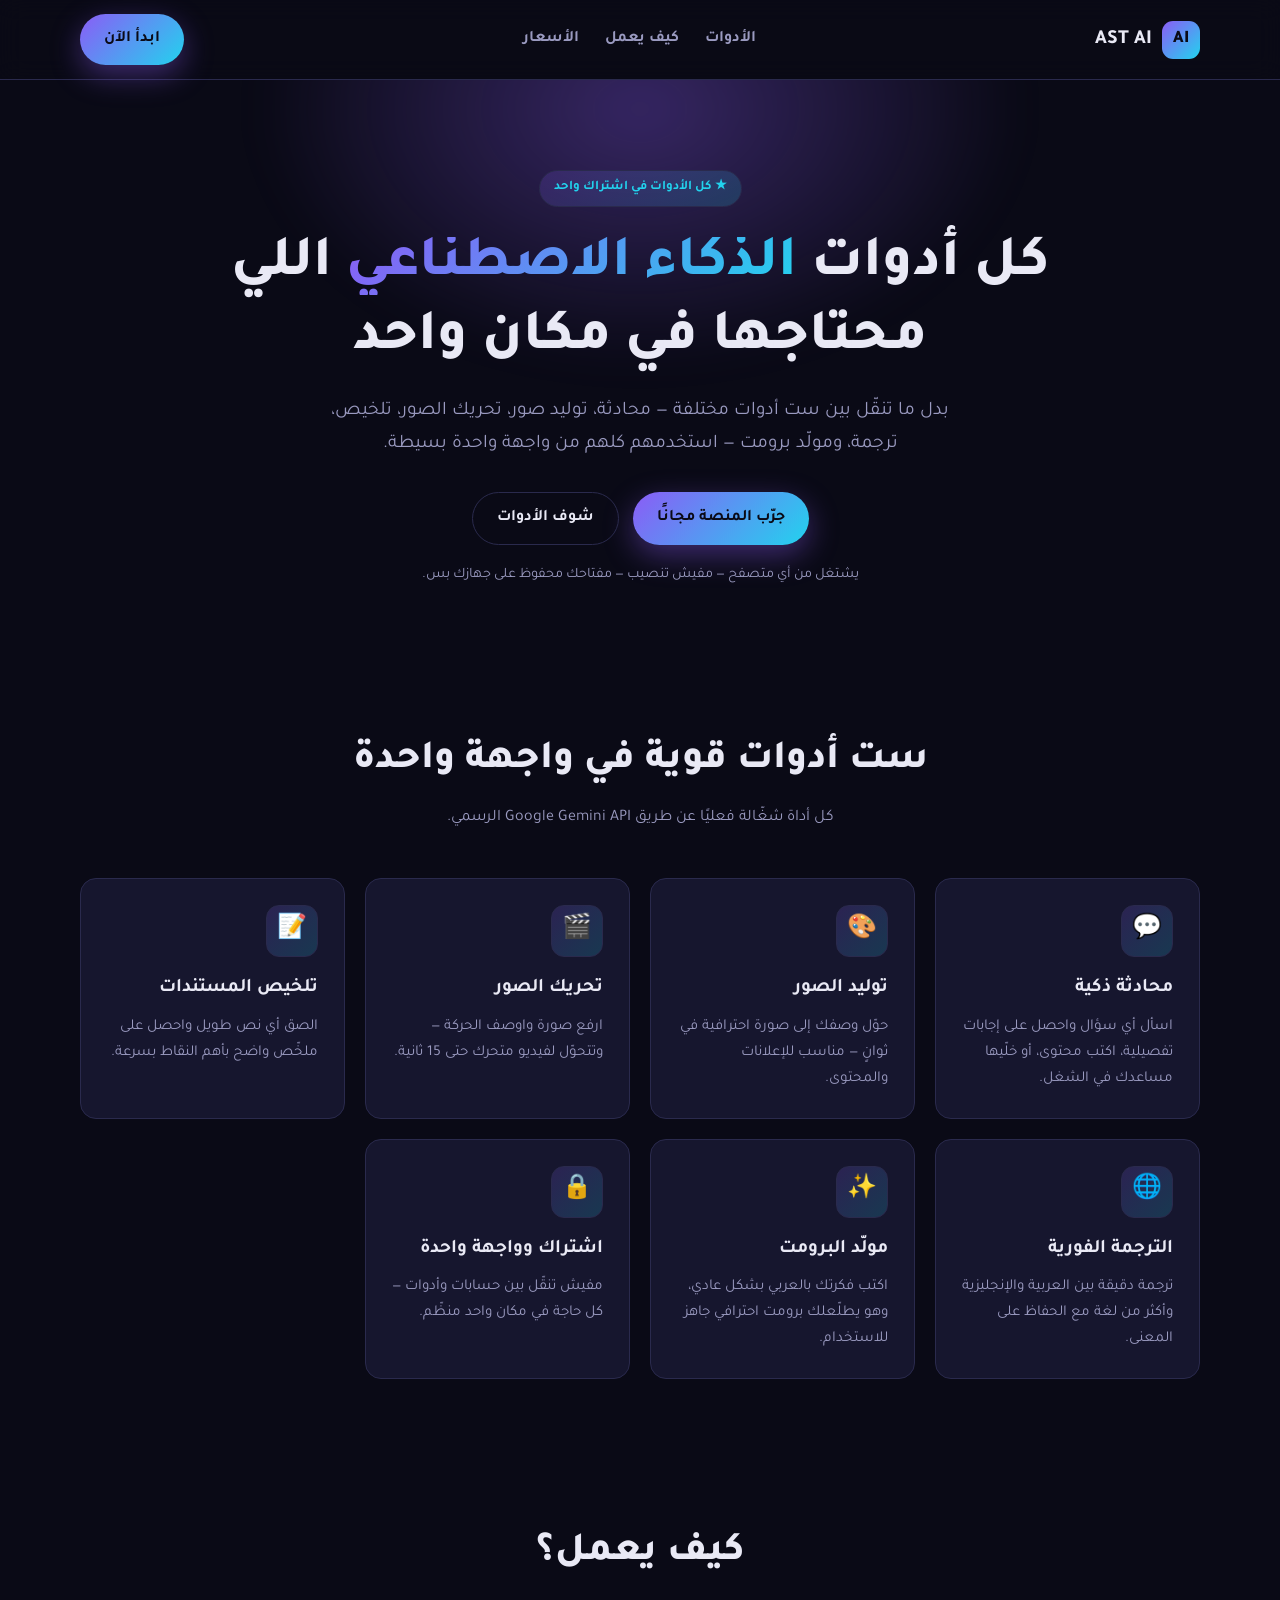
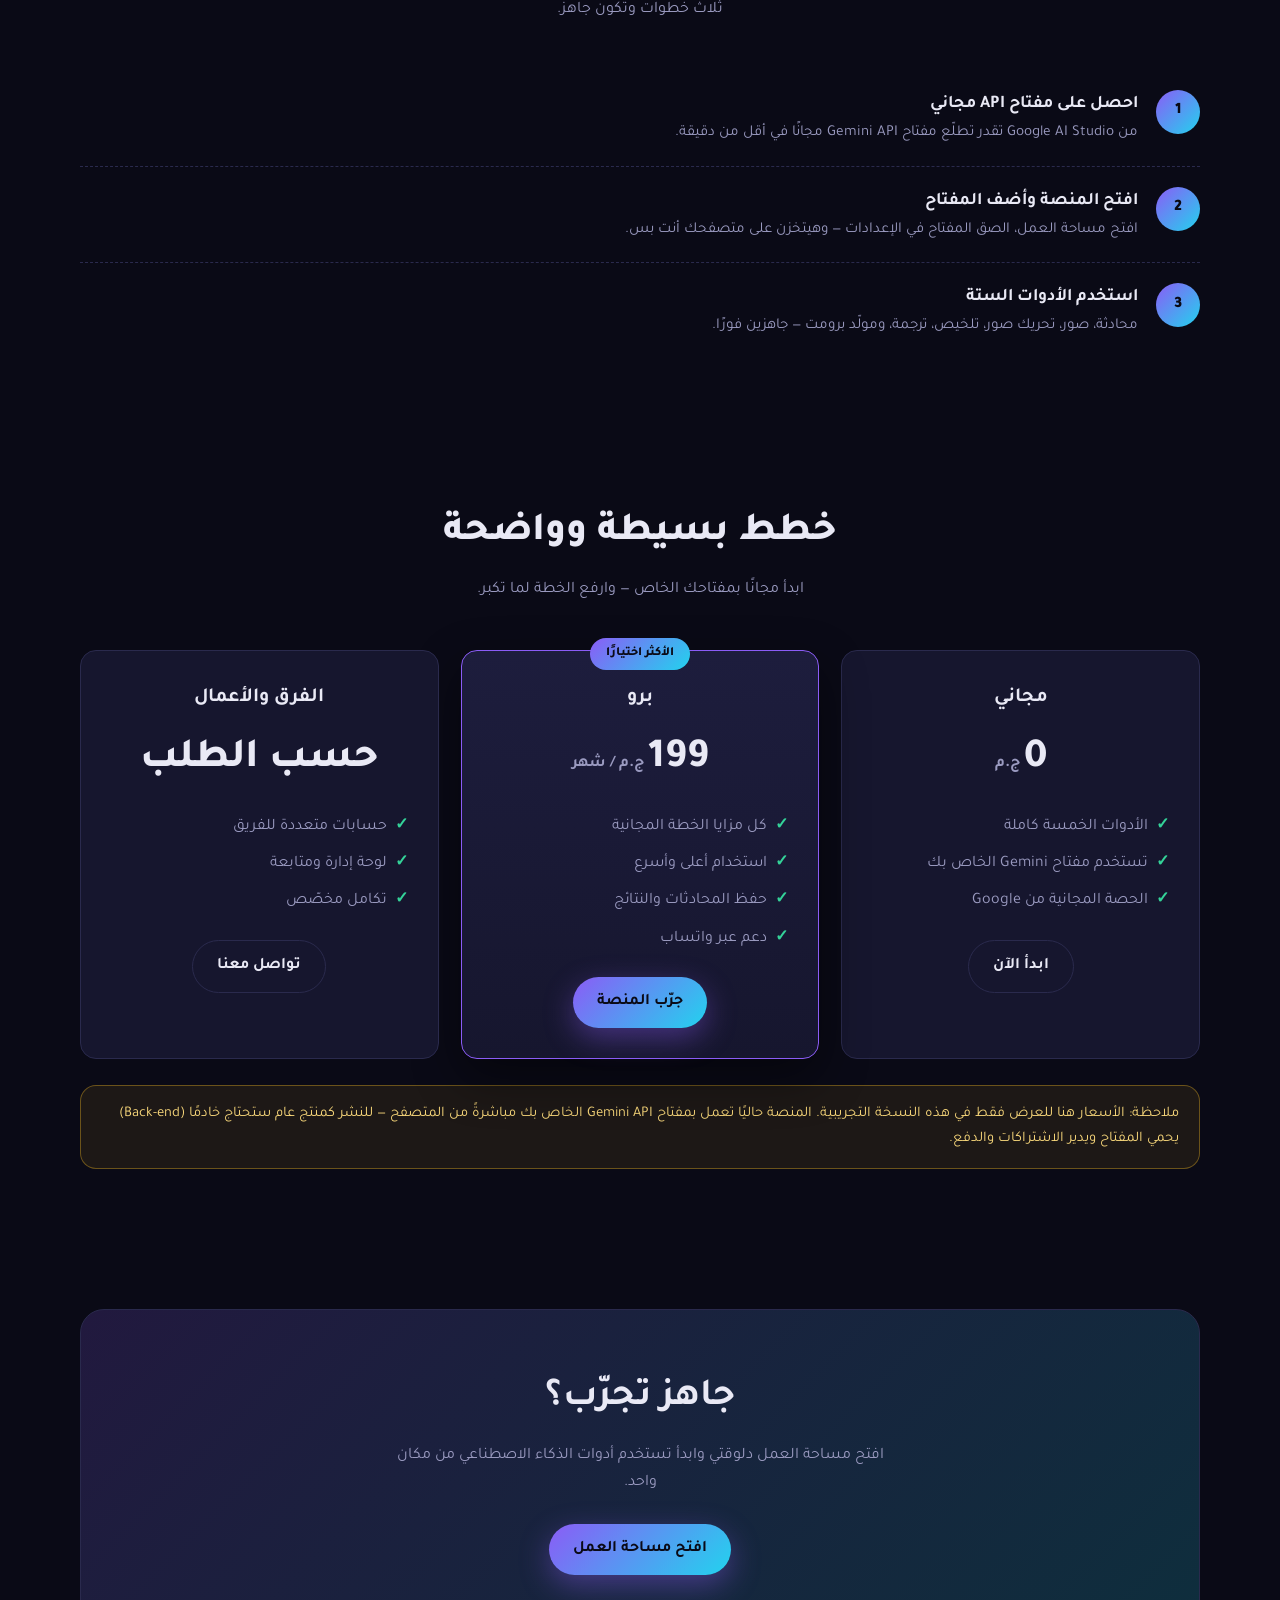
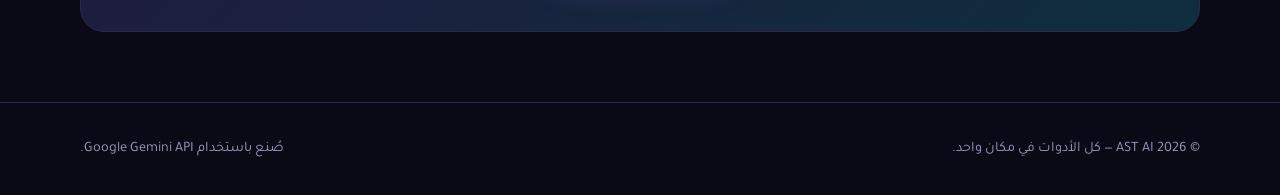
<file: index.html>
<!DOCTYPE html>
<html lang="ar" dir="rtl">
<head>
  <meta charset="UTF-8" />
  <meta name="viewport" content="width=device-width, initial-scale=1.0" />
  <title>AST AI — كل أدوات الذكاء الاصطناعي في مكان واحد</title>
  <meta name="description" content="منصة AST AI تجمع المحادثة وتوليد الصور والتلخيص والترجمة ومولّد البرومت في واجهة واحدة واشتراك واحد." />
  <link rel="preconnect" href="https://fonts.googleapis.com" />
  <link rel="preconnect" href="https://fonts.gstatic.com" crossorigin />
  <link href="https://fonts.googleapis.com/css2?family=Tajawal:wght@400;500;700;800&display=swap" rel="stylesheet" />
  <link rel="stylesheet" href="assets/css/style.css" />
</head>
<body>

  <nav class="site-nav">
    <div class="container">
      <a class="brand" href="index.html">
        <span class="logo">AI</span>
        <span>AST AI</span>
      </a>
      <ul class="nav-links">
        <li><a href="#features">الأدوات</a></li>
        <li><a href="#how">كيف يعمل</a></li>
        <li><a href="#pricing">الأسعار</a></li>
      </ul>
      <a class="btn btn-primary" href="app.html">ابدأ الآن</a>
    </div>
  </nav>

  <header class="hero">
    <div class="container">
      <span class="tag">★ كل الأدوات في اشتراك واحد</span>
      <h1>كل أدوات <span class="gradient-text">الذكاء الاصطناعي</span> اللي محتاجها في مكان واحد</h1>
      <p class="lead">
        بدل ما تنقّل بين ست أدوات مختلفة — محادثة، توليد صور، تحريك الصور،
        تلخيص، ترجمة، ومولّد برومت — استخدمهم كلهم من واجهة واحدة بسيطة.
      </p>
      <div class="hero-actions">
        <a class="btn btn-primary" href="app.html">جرّب المنصة مجانًا</a>
        <a class="btn btn-ghost" href="#features">شوف الأدوات</a>
      </div>
      <p class="hero-note">يشتغل من أي متصفح — مفيش تنصيب — مفتاحك محفوظ على جهازك بس.</p>
    </div>
  </header>

  <section class="section" id="features">
    <div class="container">
      <div class="section-head">
        <h2>ست أدوات قوية في واجهة واحدة</h2>
        <p>كل أداة شغّالة فعليًا عن طريق Google Gemini API الرسمي.</p>
      </div>
      <div class="grid">
        <article class="card">
          <div class="icon">💬</div>
          <h3>محادثة ذكية</h3>
          <p>اسأل أي سؤال واحصل على إجابات تفصيلية، اكتب محتوى، أو خلّيها مساعدك في الشغل.</p>
        </article>
        <article class="card">
          <div class="icon">🎨</div>
          <h3>توليد الصور</h3>
          <p>حوّل وصفك إلى صورة احترافية في ثوانٍ — مناسب للإعلانات والمحتوى.</p>
        </article>
        <article class="card">
          <div class="icon">🎬</div>
          <h3>تحريك الصور</h3>
          <p>ارفع صورة واوصف الحركة — وتتحوّل لفيديو متحرك حتى 15 ثانية.</p>
        </article>
        <article class="card">
          <div class="icon">📝</div>
          <h3>تلخيص المستندات</h3>
          <p>الصق أي نص طويل واحصل على ملخّص واضح بأهم النقاط بسرعة.</p>
        </article>
        <article class="card">
          <div class="icon">🌐</div>
          <h3>الترجمة الفورية</h3>
          <p>ترجمة دقيقة بين العربية والإنجليزية وأكثر من لغة مع الحفاظ على المعنى.</p>
        </article>
        <article class="card">
          <div class="icon">✨</div>
          <h3>مولّد البرومت</h3>
          <p>اكتب فكرتك بالعربي بشكل عادي، وهو يطلّعلك برومت احترافي جاهز للاستخدام.</p>
        </article>
        <article class="card">
          <div class="icon">🔒</div>
          <h3>اشتراك وواجهة واحدة</h3>
          <p>مفيش تنقّل بين حسابات وأدوات — كل حاجة في مكان واحد منظّم.</p>
        </article>
      </div>
    </div>
  </section>

  <section class="section" id="how">
    <div class="container">
      <div class="section-head">
        <h2>كيف يعمل؟</h2>
        <p>ثلاث خطوات وتكون جاهز.</p>
      </div>
      <div class="steps">
        <div class="step">
          <div class="num"></div>
          <div>
            <h3>احصل على مفتاح API مجاني</h3>
            <p>من Google AI Studio تقدر تطلّع مفتاح Gemini API مجانًا في أقل من دقيقة.</p>
          </div>
        </div>
        <div class="step">
          <div class="num"></div>
          <div>
            <h3>افتح المنصة وأضف المفتاح</h3>
            <p>افتح مساحة العمل، الصق المفتاح في الإعدادات — وهيتخزن على متصفحك أنت بس.</p>
          </div>
        </div>
        <div class="step">
          <div class="num"></div>
          <div>
            <h3>استخدم الأدوات الستة</h3>
            <p>محادثة، صور، تحريك صور، تلخيص، ترجمة، ومولّد برومت — جاهزين فورًا.</p>
          </div>
        </div>
      </div>
    </div>
  </section>

  <section class="section" id="pricing">
    <div class="container">
      <div class="section-head">
        <h2>خطط بسيطة وواضحة</h2>
        <p>ابدأ مجانًا بمفتاحك الخاص — وارفع الخطة لما تكبر.</p>
      </div>
      <div class="pricing-grid">
        <div class="plan">
          <h3>مجاني</h3>
          <div class="price">0<span> ج.م</span></div>
          <ul>
            <li>الأدوات الخمسة كاملة</li>
            <li>تستخدم مفتاح Gemini الخاص بك</li>
            <li>الحصة المجانية من Google</li>
          </ul>
          <a class="btn btn-ghost" href="app.html">ابدأ الآن</a>
        </div>
        <div class="plan featured">
          <span class="plan-badge">الأكثر اختيارًا</span>
          <h3>برو</h3>
          <div class="price">199<span> ج.م / شهر</span></div>
          <ul>
            <li>كل مزايا الخطة المجانية</li>
            <li>استخدام أعلى وأسرع</li>
            <li>حفظ المحادثات والنتائج</li>
            <li>دعم عبر واتساب</li>
          </ul>
          <a class="btn btn-primary" href="app.html">جرّب المنصة</a>
        </div>
        <div class="plan">
          <h3>الفرق والأعمال</h3>
          <div class="price">حسب الطلب</div>
          <ul>
            <li>حسابات متعددة للفريق</li>
            <li>لوحة إدارة ومتابعة</li>
            <li>تكامل مخصّص</li>
          </ul>
          <a class="btn btn-ghost" href="app.html">تواصل معنا</a>
        </div>
      </div>
      <p class="notice" style="margin-top:26px">
        ملاحظة: الأسعار هنا للعرض فقط في هذه النسخة التجريبية. المنصة حاليًا تعمل
        بمفتاح Gemini API الخاص بك مباشرةً من المتصفح — للنشر كمنتج عام ستحتاج
        خادمًا (Back-end) يحمي المفتاح ويدير الاشتراكات والدفع.
      </p>
    </div>
  </section>

  <section class="section">
    <div class="container">
      <div class="cta-band">
        <h2>جاهز تجرّب؟</h2>
        <p>افتح مساحة العمل دلوقتي وابدأ تستخدم أدوات الذكاء الاصطناعي من مكان واحد.</p>
        <a class="btn btn-primary" href="app.html">افتح مساحة العمل</a>
      </div>
    </div>
  </section>

  <footer class="site-footer">
    <div class="container">
      <span>© 2026 AST AI — كل الأدوات في مكان واحد.</span>
      <span>صُنع باستخدام Google Gemini API.</span>
    </div>
  </footer>

</body>
</html>
</file>
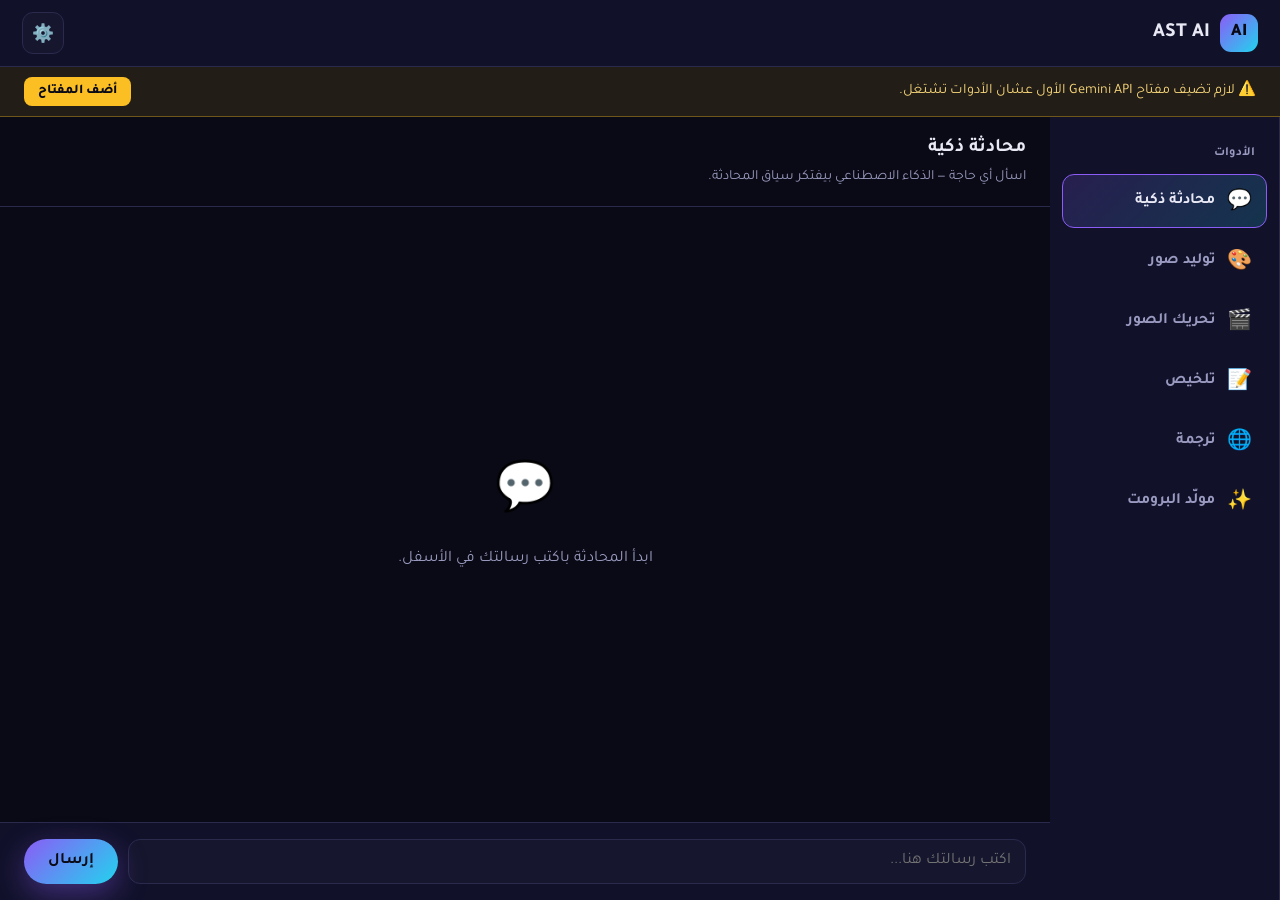
<file: app.html>
<!DOCTYPE html>
<html lang="ar" dir="rtl">
<head>
  <meta charset="UTF-8" />
  <meta name="viewport" content="width=device-width, initial-scale=1.0" />
  <title>مساحة العمل — AST AI</title>
  <link rel="preconnect" href="https://fonts.googleapis.com" />
  <link rel="preconnect" href="https://fonts.gstatic.com" crossorigin />
  <link href="https://fonts.googleapis.com/css2?family=Tajawal:wght@400;500;700;800&display=swap" rel="stylesheet" />
  <link rel="stylesheet" href="assets/css/style.css" />
</head>
<body class="app-body">

  <header class="app-header">
    <a class="brand" href="index.html">
      <span class="logo">AI</span>
      <span>AST AI</span>
    </a>
    <div class="actions">
      <button class="icon-btn" id="settingsBtn" title="الإعدادات" aria-label="الإعدادات">⚙️</button>
    </div>
  </header>

  <div class="api-banner hidden" id="apiBanner">
    <span>⚠️ لازم تضيف مفتاح Gemini API الأول عشان الأدوات تشتغل.</span>
    <button id="bannerSettingsBtn">أضف المفتاح</button>
  </div>

  <div class="app-main">

    <nav class="sidebar" id="sidebar">
      <span class="side-label">الأدوات</span>
      <button class="tool-btn active" data-tool="chat"><span class="t-icon">💬</span> محادثة ذكية</button>
      <button class="tool-btn" data-tool="image"><span class="t-icon">🎨</span> توليد صور</button>
      <button class="tool-btn" data-tool="video"><span class="t-icon">🎬</span> تحريك الصور</button>
      <button class="tool-btn" data-tool="summarize"><span class="t-icon">📝</span> تلخيص</button>
      <button class="tool-btn" data-tool="translate"><span class="t-icon">🌐</span> ترجمة</button>
      <button class="tool-btn" data-tool="prompt"><span class="t-icon">✨</span> مولّد البرومت</button>
    </nav>

    <main class="workspace">

      <!-- ============ CHAT ============ -->
      <section class="panel active" data-panel="chat">
        <div class="panel-head">
          <h2>محادثة ذكية</h2>
          <p>اسأل أي حاجة — الذكاء الاصطناعي بيفتكر سياق المحادثة.</p>
        </div>
        <div class="chat-log" id="chatLog">
          <div class="empty-state">
            <div class="big">💬</div>
            <p>ابدأ المحادثة باكتب رسالتك في الأسفل.</p>
          </div>
        </div>
        <div class="composer">
          <textarea id="chatInput" rows="1" placeholder="اكتب رسالتك هنا..."></textarea>
          <button class="btn btn-primary" id="chatSend">إرسال</button>
        </div>
      </section>

      <!-- ============ IMAGE ============ -->
      <section class="panel" data-panel="image">
        <div class="panel-head">
          <h2>توليد الصور</h2>
          <p>اوصف الصورة اللي عايزها وهيتم توليدها — تقدر تكتب بالعربي.</p>
        </div>
        <div class="tool-body">
          <div class="tool-input">
            <label for="imagePrompt">وصف الصورة</label>
            <textarea id="imagePrompt" placeholder="مثال: قطة فضائية تطير فوق مدينة نيون في الليل، إضاءة بنفسجية، تفاصيل عالية"></textarea>
            <div class="row">
              <button class="btn btn-primary" id="imageGen">توليد الصورة</button>
            </div>
          </div>
          <div class="result-box placeholder" id="imageResult">الصورة الناتجة هتظهر هنا.</div>
        </div>
      </section>

      <!-- ============ VIDEO ============ -->
      <section class="panel" data-panel="video">
        <div class="panel-head">
          <h2>تحريك الصور (فيديو)</h2>
          <p>ارفع صورة + اوصف الحركة، وهتتحوّل لفيديو متحرك.</p>
        </div>
        <div class="tool-body">
          <div class="notice">
            توليد الفيديو (Veo) ميزة مدفوعة — لازم يكون عندك حساب Google Cloud
            بفوترة مفعّلة. التوليد بياخد من دقيقة لكام دقيقة. مدة 15 ثانية تحتاج
            موديل يدعمها (مثل Veo 3.1) — تقدر تغيّر اسم الموديل من الإعدادات.
          </div>
          <div class="tool-input">
            <label for="videoImage">الصورة الأساسية</label>
            <input type="file" id="videoImage" accept="image/*" />
            <img id="videoPreview" class="hidden" alt="معاينة الصورة" style="max-height:200px;width:auto;border-radius:12px" />

            <label for="videoPrompt">وصف الحركة</label>
            <textarea id="videoPrompt" placeholder="مثال: الكاميرا تقترب ببطء، الشعر يتحرك مع الرياح، إضاءة سينمائية"></textarea>

            <div class="row">
              <label for="videoDuration">المدة:</label>
              <select id="videoDuration">
                <option value="4">4 ثوانٍ</option>
                <option value="6">6 ثوانٍ</option>
                <option value="8">8 ثوانٍ</option>
                <option value="15" selected>15 ثانية</option>
              </select>
              <label for="videoAspect">الأبعاد:</label>
              <select id="videoAspect">
                <option value="16:9" selected>16:9 عرضي</option>
                <option value="9:16">9:16 طولي</option>
              </select>
              <button class="btn btn-primary" id="videoGen">توليد الفيديو</button>
            </div>
          </div>
          <div class="result-box placeholder" id="videoResult">الفيديو الناتج هيظهر هنا.</div>
        </div>
      </section>

      <!-- ============ SUMMARIZE ============ -->
      <section class="panel" data-panel="summarize">
        <div class="panel-head">
          <h2>تلخيص المستندات</h2>
          <p>الصق أي نص طويل واحصل على ملخّص بأهم النقاط.</p>
        </div>
        <div class="tool-body">
          <div class="tool-input">
            <label for="sumInput">النص المراد تلخيصه</label>
            <textarea id="sumInput" placeholder="الصق النص الطويل هنا..."></textarea>
            <div class="row">
              <label for="sumStyle">نوع الملخّص:</label>
              <select id="sumStyle">
                <option value="bullets">نقاط مختصرة</option>
                <option value="paragraph">فقرة موجزة</option>
                <option value="detailed">ملخّص تفصيلي</option>
              </select>
              <button class="btn btn-primary" id="sumGen">لخّص</button>
            </div>
          </div>
          <div class="result-box placeholder" id="sumResult">الملخّص هيظهر هنا.</div>
        </div>
      </section>

      <!-- ============ TRANSLATE ============ -->
      <section class="panel" data-panel="translate">
        <div class="panel-head">
          <h2>الترجمة الفورية</h2>
          <p>ترجمة دقيقة مع الحفاظ على المعنى والسياق.</p>
        </div>
        <div class="tool-body">
          <div class="tool-input">
            <label for="trInput">النص</label>
            <textarea id="trInput" placeholder="اكتب أو الصق النص هنا..."></textarea>
            <div class="row">
              <label for="trTarget">الترجمة إلى:</label>
              <select id="trTarget">
                <option value="الإنجليزية">الإنجليزية</option>
                <option value="العربية">العربية</option>
                <option value="الفرنسية">الفرنسية</option>
                <option value="الإسبانية">الإسبانية</option>
                <option value="الألمانية">الألمانية</option>
                <option value="التركية">التركية</option>
              </select>
              <button class="btn btn-primary" id="trGen">ترجم</button>
            </div>
          </div>
          <div class="result-box placeholder" id="trResult">الترجمة هتظهر هنا.</div>
        </div>
      </section>

      <!-- ============ PROMPT GENERATOR ============ -->
      <section class="panel" data-panel="prompt">
        <div class="panel-head">
          <h2>مولّد البرومت</h2>
          <p>اكتب فكرتك بالعربي بشكل عادي — وهيطلّعلك برومت احترافي جاهز.</p>
        </div>
        <div class="tool-body">
          <div class="tool-input">
            <label for="prInput">اوصف اللي عايزه (بالعربي عادي)</label>
            <textarea id="prInput" placeholder="مثال: عايز صورة لمنتج عطر فخم على رخام أبيض مع ورد"></textarea>
            <div class="row">
              <label for="prType">البرومت من أجل:</label>
              <select id="prType">
                <option value="image">توليد صورة</option>
                <option value="video">توليد فيديو</option>
                <option value="chat">محادثة / كتابة محتوى</option>
              </select>
              <label for="prLang">لغة البرومت:</label>
              <select id="prLang">
                <option value="English">إنجليزي</option>
                <option value="Arabic">عربي</option>
              </select>
              <button class="btn btn-primary" id="prGen">طلّع البرومت</button>
            </div>
          </div>
          <div class="result-box placeholder" id="prResult">البرومت الاحترافي هيظهر هنا — وتقدر تنسخه.</div>
        </div>
      </section>

    </main>
  </div>

  <!-- ============ SETTINGS MODAL ============ -->
  <div class="modal-backdrop" id="settingsModal">
    <div class="modal">
      <h3>الإعدادات</h3>
      <p class="hint">المفتاح والإعدادات بتتخزن على متصفحك أنت بس (localStorage) — مش بتترفع لأي مكان.</p>

      <div class="field">
        <label for="apiKeyInput">مفتاح Gemini API</label>
        <input type="password" id="apiKeyInput" placeholder="AIza..." autocomplete="off" />
        <small>احصل على مفتاح مجاني من
          <a href="https://aistudio.google.com/apikey" target="_blank" rel="noopener">Google AI Studio</a>.
        </small>
      </div>

      <div class="field">
        <label for="chatModelInput">موديل المحادثة / النصوص</label>
        <input type="text" id="chatModelInput" placeholder="gemini-2.5-flash" />
      </div>

      <div class="field">
        <label for="imageModelInput">موديل توليد الصور</label>
        <input type="text" id="imageModelInput" placeholder="gemini-2.5-flash-image" />
      </div>

      <div class="field">
        <label for="videoModelInput">موديل توليد الفيديو</label>
        <input type="text" id="videoModelInput" placeholder="veo-3.0-generate-001" />
        <small>لمدة 15 ثانية استخدم موديل يدعم المدد الطويلة مثل Veo 3.1.</small>
      </div>

      <div class="modal-actions">
        <button class="btn btn-primary" id="saveSettings">حفظ</button>
        <button class="btn btn-ghost" id="closeSettings">إغلاق</button>
      </div>
    </div>
  </div>

  <script src="assets/js/app.js"></script>
</body>
</html>
</file>
<file: assets/css/style.css>
/* ==========================================================================
   AST AI — All-in-One AI Platform
   Shared styles for the landing page and the workspace.
   ========================================================================== */

:root {
  --bg: #0a0a16;
  --bg-soft: #11112a;
  --panel: #16162e;
  --panel-2: #1d1d3d;
  --border: #2a2a4d;
  --text: #e9e9f5;
  --muted: #9a9ac0;
  --brand: #8b5cf6;
  --brand-2: #22d3ee;
  --accent: #f472d0;
  --ok: #34d399;
  --warn: #fbbf24;
  --danger: #f87171;
  --grad: linear-gradient(135deg, #8b5cf6 0%, #22d3ee 100%);
  --grad-soft: linear-gradient(135deg, rgba(139, 92, 246, .18), rgba(34, 211, 238, .18));
  --radius: 16px;
  --shadow: 0 18px 48px rgba(0, 0, 0, .45);
}

* { box-sizing: border-box; margin: 0; padding: 0; }

html, body { height: 100%; }

body {
  font-family: "Tajawal", "Segoe UI", Tahoma, sans-serif;
  background: var(--bg);
  color: var(--text);
  line-height: 1.7;
  -webkit-font-smoothing: antialiased;
}

a { color: inherit; text-decoration: none; }

img { max-width: 100%; display: block; }

::selection { background: rgba(139, 92, 246, .4); }

/* ----- Reusable bits --------------------------------------------------- */

.container {
  width: min(1120px, 92vw);
  margin-inline: auto;
}

.btn {
  display: inline-flex;
  align-items: center;
  justify-content: center;
  gap: 8px;
  border: 0;
  cursor: pointer;
  font-family: inherit;
  font-size: 1rem;
  font-weight: 700;
  padding: 12px 24px;
  border-radius: 999px;
  transition: transform .15s ease, box-shadow .15s ease, opacity .15s ease;
}

.btn:active { transform: scale(.97); }
.btn:disabled { opacity: .55; cursor: not-allowed; }

.btn-primary {
  background: var(--grad);
  color: #0a0a16;
  box-shadow: 0 10px 30px rgba(139, 92, 246, .4);
}

.btn-primary:hover { box-shadow: 0 14px 38px rgba(139, 92, 246, .6); }

.btn-ghost {
  background: transparent;
  color: var(--text);
  border: 1px solid var(--border);
}

.btn-ghost:hover { border-color: var(--brand); }

.tag {
  display: inline-flex;
  align-items: center;
  gap: 6px;
  font-size: .82rem;
  font-weight: 700;
  padding: 6px 14px;
  border-radius: 999px;
  background: var(--grad-soft);
  border: 1px solid var(--border);
  color: var(--brand-2);
}

.gradient-text {
  background: var(--grad);
  -webkit-background-clip: text;
  background-clip: text;
  color: transparent;
}

/* ==========================================================================
   LANDING PAGE
   ========================================================================== */

.site-nav {
  position: sticky;
  top: 0;
  z-index: 50;
  backdrop-filter: blur(12px);
  background: rgba(10, 10, 22, .8);
  border-bottom: 1px solid var(--border);
}

.site-nav .container {
  display: flex;
  align-items: center;
  justify-content: space-between;
  padding: 14px 0;
}

.brand {
  display: flex;
  align-items: center;
  gap: 10px;
  font-weight: 800;
  font-size: 1.25rem;
}

.brand .logo {
  width: 38px;
  height: 38px;
  border-radius: 11px;
  background: var(--grad);
  display: grid;
  place-items: center;
  color: #0a0a16;
  font-weight: 900;
  font-size: 1.1rem;
}

.nav-links {
  display: flex;
  gap: 26px;
  list-style: none;
  font-weight: 600;
  color: var(--muted);
}

.nav-links a:hover { color: var(--text); }

.hero {
  position: relative;
  overflow: hidden;
  padding: 90px 0 70px;
  text-align: center;
}

.hero::before {
  content: "";
  position: absolute;
  inset: -40% 20% auto;
  height: 520px;
  background: radial-gradient(closest-side, rgba(139, 92, 246, .35), transparent);
  filter: blur(20px);
  z-index: -1;
}

.hero h1 {
  font-size: clamp(2.1rem, 5.5vw, 3.6rem);
  font-weight: 800;
  line-height: 1.3;
  margin: 22px auto 18px;
  max-width: 820px;
}

.hero p.lead {
  color: var(--muted);
  font-size: clamp(1rem, 2.4vw, 1.2rem);
  max-width: 620px;
  margin: 0 auto 30px;
}

.hero-actions {
  display: flex;
  gap: 14px;
  justify-content: center;
  flex-wrap: wrap;
}

.hero-note {
  margin-top: 18px;
  color: var(--muted);
  font-size: .9rem;
}

.section {
  padding: 70px 0;
}

.section-head {
  text-align: center;
  margin-bottom: 46px;
}

.section-head h2 {
  font-size: clamp(1.7rem, 4vw, 2.5rem);
  font-weight: 800;
}

.section-head p {
  color: var(--muted);
  margin-top: 10px;
}

.grid {
  display: grid;
  gap: 20px;
  grid-template-columns: repeat(auto-fit, minmax(250px, 1fr));
}

.card {
  background: var(--panel);
  border: 1px solid var(--border);
  border-radius: var(--radius);
  padding: 26px;
  transition: transform .18s ease, border-color .18s ease;
}

.card:hover {
  transform: translateY(-4px);
  border-color: var(--brand);
}

.card .icon {
  width: 52px;
  height: 52px;
  border-radius: 13px;
  background: var(--grad-soft);
  border: 1px solid var(--border);
  display: grid;
  place-items: center;
  font-size: 1.5rem;
  margin-bottom: 16px;
}

.card h3 { font-size: 1.2rem; margin-bottom: 8px; }
.card p { color: var(--muted); font-size: .95rem; }

.steps {
  counter-reset: step;
}

.step {
  display: flex;
  gap: 18px;
  align-items: flex-start;
  padding: 20px 0;
  border-bottom: 1px dashed var(--border);
}

.step:last-child { border-bottom: 0; }

.step .num {
  counter-increment: step;
  flex: 0 0 auto;
  width: 44px;
  height: 44px;
  border-radius: 50%;
  background: var(--grad);
  color: #0a0a16;
  font-weight: 900;
  display: grid;
  place-items: center;
}

.step .num::before { content: counter(step); }

.step h3 { font-size: 1.1rem; }
.step p { color: var(--muted); font-size: .95rem; }

.pricing-grid {
  display: grid;
  gap: 22px;
  grid-template-columns: repeat(auto-fit, minmax(260px, 1fr));
}

.plan {
  background: var(--panel);
  border: 1px solid var(--border);
  border-radius: var(--radius);
  padding: 30px;
  text-align: center;
  position: relative;
}

.plan.featured {
  border-color: var(--brand);
  background: linear-gradient(180deg, var(--panel-2), var(--panel));
  box-shadow: var(--shadow);
}

.plan .plan-badge {
  position: absolute;
  inset-block-start: -13px;
  inset-inline: 0;
  margin-inline: auto;
  width: max-content;
  background: var(--grad);
  color: #0a0a16;
  font-size: .78rem;
  font-weight: 800;
  padding: 5px 16px;
  border-radius: 999px;
}

.plan h3 { font-size: 1.25rem; }

.plan .price {
  font-size: 2.6rem;
  font-weight: 800;
  margin: 10px 0;
}

.plan .price span { font-size: 1rem; color: var(--muted); font-weight: 600; }

.plan ul {
  list-style: none;
  text-align: start;
  margin: 18px 0 24px;
  display: grid;
  gap: 10px;
}

.plan ul li {
  color: var(--muted);
  display: flex;
  gap: 8px;
}

.plan ul li::before { content: "✓"; color: var(--ok); font-weight: 900; }

.cta-band {
  text-align: center;
  background: var(--grad-soft);
  border: 1px solid var(--border);
  border-radius: 24px;
  padding: 56px 30px;
}

.cta-band h2 { font-size: clamp(1.6rem, 4vw, 2.4rem); }
.cta-band p { color: var(--muted); margin: 12px auto 26px; max-width: 520px; }

.site-footer {
  border-top: 1px solid var(--border);
  padding: 34px 0;
  color: var(--muted);
  font-size: .9rem;
}

.site-footer .container {
  display: flex;
  justify-content: space-between;
  flex-wrap: wrap;
  gap: 14px;
}

.notice {
  background: rgba(251, 191, 36, .08);
  border: 1px solid rgba(251, 191, 36, .35);
  border-radius: var(--radius);
  padding: 16px 20px;
  color: #f8d77a;
  font-size: .92rem;
}

/* ==========================================================================
   WORKSPACE (app.html)
   ========================================================================== */

.app-body {
  display: flex;
  flex-direction: column;
  height: 100vh;
  overflow: hidden;
}

.app-header {
  flex: 0 0 auto;
  display: flex;
  align-items: center;
  justify-content: space-between;
  padding: 12px 22px;
  background: var(--bg-soft);
  border-bottom: 1px solid var(--border);
}

.app-header .actions { display: flex; gap: 10px; }

.icon-btn {
  width: 42px;
  height: 42px;
  border-radius: 11px;
  background: var(--panel);
  border: 1px solid var(--border);
  color: var(--text);
  cursor: pointer;
  font-size: 1.1rem;
  display: grid;
  place-items: center;
  transition: border-color .15s ease;
}

.icon-btn:hover { border-color: var(--brand); }

.app-main {
  flex: 1 1 auto;
  display: flex;
  min-height: 0;
}

.sidebar {
  flex: 0 0 230px;
  background: var(--bg-soft);
  border-inline-start: 1px solid var(--border);
  padding: 18px 12px;
  display: flex;
  flex-direction: column;
  gap: 6px;
  overflow-y: auto;
}

.sidebar .side-label {
  color: var(--muted);
  font-size: .78rem;
  font-weight: 700;
  padding: 8px 12px 4px;
}

.tool-btn {
  display: flex;
  align-items: center;
  gap: 12px;
  padding: 12px 14px;
  border-radius: 12px;
  background: transparent;
  border: 1px solid transparent;
  color: var(--muted);
  font-family: inherit;
  font-size: .98rem;
  font-weight: 600;
  cursor: pointer;
  text-align: start;
  transition: background .15s ease, color .15s ease;
}

.tool-btn .t-icon { font-size: 1.25rem; }

.tool-btn:hover { background: var(--panel); color: var(--text); }

.tool-btn.active {
  background: var(--grad-soft);
  border-color: var(--brand);
  color: var(--text);
}

.workspace {
  flex: 1 1 auto;
  display: flex;
  flex-direction: column;
  min-width: 0;
  background: var(--bg);
}

.panel { display: none; flex-direction: column; flex: 1 1 auto; min-height: 0; }
.panel.active { display: flex; }

.panel-head {
  padding: 16px 24px;
  border-bottom: 1px solid var(--border);
}

.panel-head h2 { font-size: 1.2rem; }
.panel-head p { color: var(--muted); font-size: .88rem; }

/* ----- Chat panel ------------------------------------------------------ */

.chat-log {
  flex: 1 1 auto;
  overflow-y: auto;
  padding: 24px;
  display: flex;
  flex-direction: column;
  gap: 16px;
}

.msg {
  max-width: 760px;
  padding: 13px 18px;
  border-radius: 16px;
  white-space: pre-wrap;
  word-wrap: break-word;
}

.msg.user {
  align-self: flex-start;
  background: var(--grad);
  color: #0a0a16;
  border-bottom-inline-start: 4px solid rgba(0, 0, 0, .2);
}

.msg.bot {
  align-self: flex-end;
  background: var(--panel);
  border: 1px solid var(--border);
}

.msg.error {
  align-self: center;
  background: rgba(248, 113, 113, .1);
  border: 1px solid rgba(248, 113, 113, .4);
  color: #fca5a5;
  font-size: .9rem;
}

.empty-state {
  margin: auto;
  text-align: center;
  color: var(--muted);
  max-width: 380px;
}

.empty-state .big { font-size: 3rem; margin-bottom: 10px; }

.composer {
  flex: 0 0 auto;
  display: flex;
  gap: 10px;
  padding: 16px 24px;
  border-top: 1px solid var(--border);
  background: var(--bg-soft);
}

.composer textarea,
.tool-input textarea,
.tool-input input[type="text"] {
  flex: 1 1 auto;
  resize: none;
  font-family: inherit;
  font-size: 1rem;
  color: var(--text);
  background: var(--panel);
  border: 1px solid var(--border);
  border-radius: 12px;
  padding: 12px 14px;
}

.composer textarea { max-height: 140px; }

textarea:focus,
input:focus,
select:focus {
  outline: 2px solid var(--brand);
  outline-offset: 0;
}

/* ----- Generic tool panels (image / summarize / translate) ------------- */

.tool-body {
  flex: 1 1 auto;
  overflow-y: auto;
  padding: 24px;
  display: flex;
  flex-direction: column;
  gap: 18px;
}

.tool-input {
  display: flex;
  flex-direction: column;
  gap: 12px;
}

.tool-input label { font-weight: 700; font-size: .95rem; }

.tool-input textarea { min-height: 130px; }

.tool-input .row {
  display: flex;
  gap: 12px;
  flex-wrap: wrap;
  align-items: center;
}

select {
  font-family: inherit;
  font-size: 1rem;
  color: var(--text);
  background: var(--panel);
  border: 1px solid var(--border);
  border-radius: 12px;
  padding: 11px 14px;
}

.result-box {
  background: var(--panel);
  border: 1px solid var(--border);
  border-radius: var(--radius);
  padding: 18px;
  min-height: 80px;
  white-space: pre-wrap;
  word-wrap: break-word;
}

.result-box img {
  border-radius: 12px;
  margin-top: 10px;
}

.result-box.placeholder { color: var(--muted); }

.spinner {
  width: 18px;
  height: 18px;
  border: 2.5px solid rgba(255, 255, 255, .25);
  border-top-color: #fff;
  border-radius: 50%;
  animation: spin .7s linear infinite;
  display: inline-block;
  vertical-align: middle;
}

@keyframes spin { to { transform: rotate(360deg); } }

/* ----- Modal ----------------------------------------------------------- */

.modal-backdrop {
  position: fixed;
  inset: 0;
  background: rgba(5, 5, 12, .72);
  display: none;
  place-items: center;
  z-index: 100;
  padding: 20px;
}

.modal-backdrop.open { display: grid; }

.modal {
  width: min(480px, 100%);
  background: var(--panel);
  border: 1px solid var(--border);
  border-radius: 18px;
  padding: 26px;
  box-shadow: var(--shadow);
}

.modal h3 { margin-bottom: 6px; }
.modal p.hint { color: var(--muted); font-size: .88rem; margin-bottom: 18px; }

.field { display: flex; flex-direction: column; gap: 6px; margin-bottom: 16px; }
.field label { font-weight: 700; font-size: .9rem; }

.field input {
  font-family: inherit;
  font-size: 1rem;
  color: var(--text);
  background: var(--bg-soft);
  border: 1px solid var(--border);
  border-radius: 10px;
  padding: 11px 13px;
}

.field small { color: var(--muted); font-size: .8rem; }
.field small a { color: var(--brand-2); text-decoration: underline; }

.modal-actions {
  display: flex;
  gap: 10px;
  justify-content: flex-start;
  margin-top: 6px;
}

.api-banner {
  background: rgba(251, 191, 36, .1);
  border-block-end: 1px solid rgba(251, 191, 36, .35);
  color: #f8d77a;
  padding: 10px 24px;
  font-size: .9rem;
  display: flex;
  gap: 12px;
  align-items: center;
  justify-content: space-between;
}

.api-banner button {
  background: var(--warn);
  color: #0a0a16;
  border: 0;
  border-radius: 8px;
  padding: 6px 14px;
  font-weight: 800;
  font-family: inherit;
  cursor: pointer;
}

.hidden { display: none !important; }

/* ----- Responsive ------------------------------------------------------ */

@media (max-width: 720px) {
  .nav-links { display: none; }

  .app-main { flex-direction: column; }

  .sidebar {
    flex: 0 0 auto;
    flex-direction: row;
    border-inline-start: 0;
    border-block-end: 1px solid var(--border);
    overflow-x: auto;
  }

  .sidebar .side-label { display: none; }

  .tool-btn { white-space: nowrap; }

  .msg { max-width: 100%; }
}
</file>
